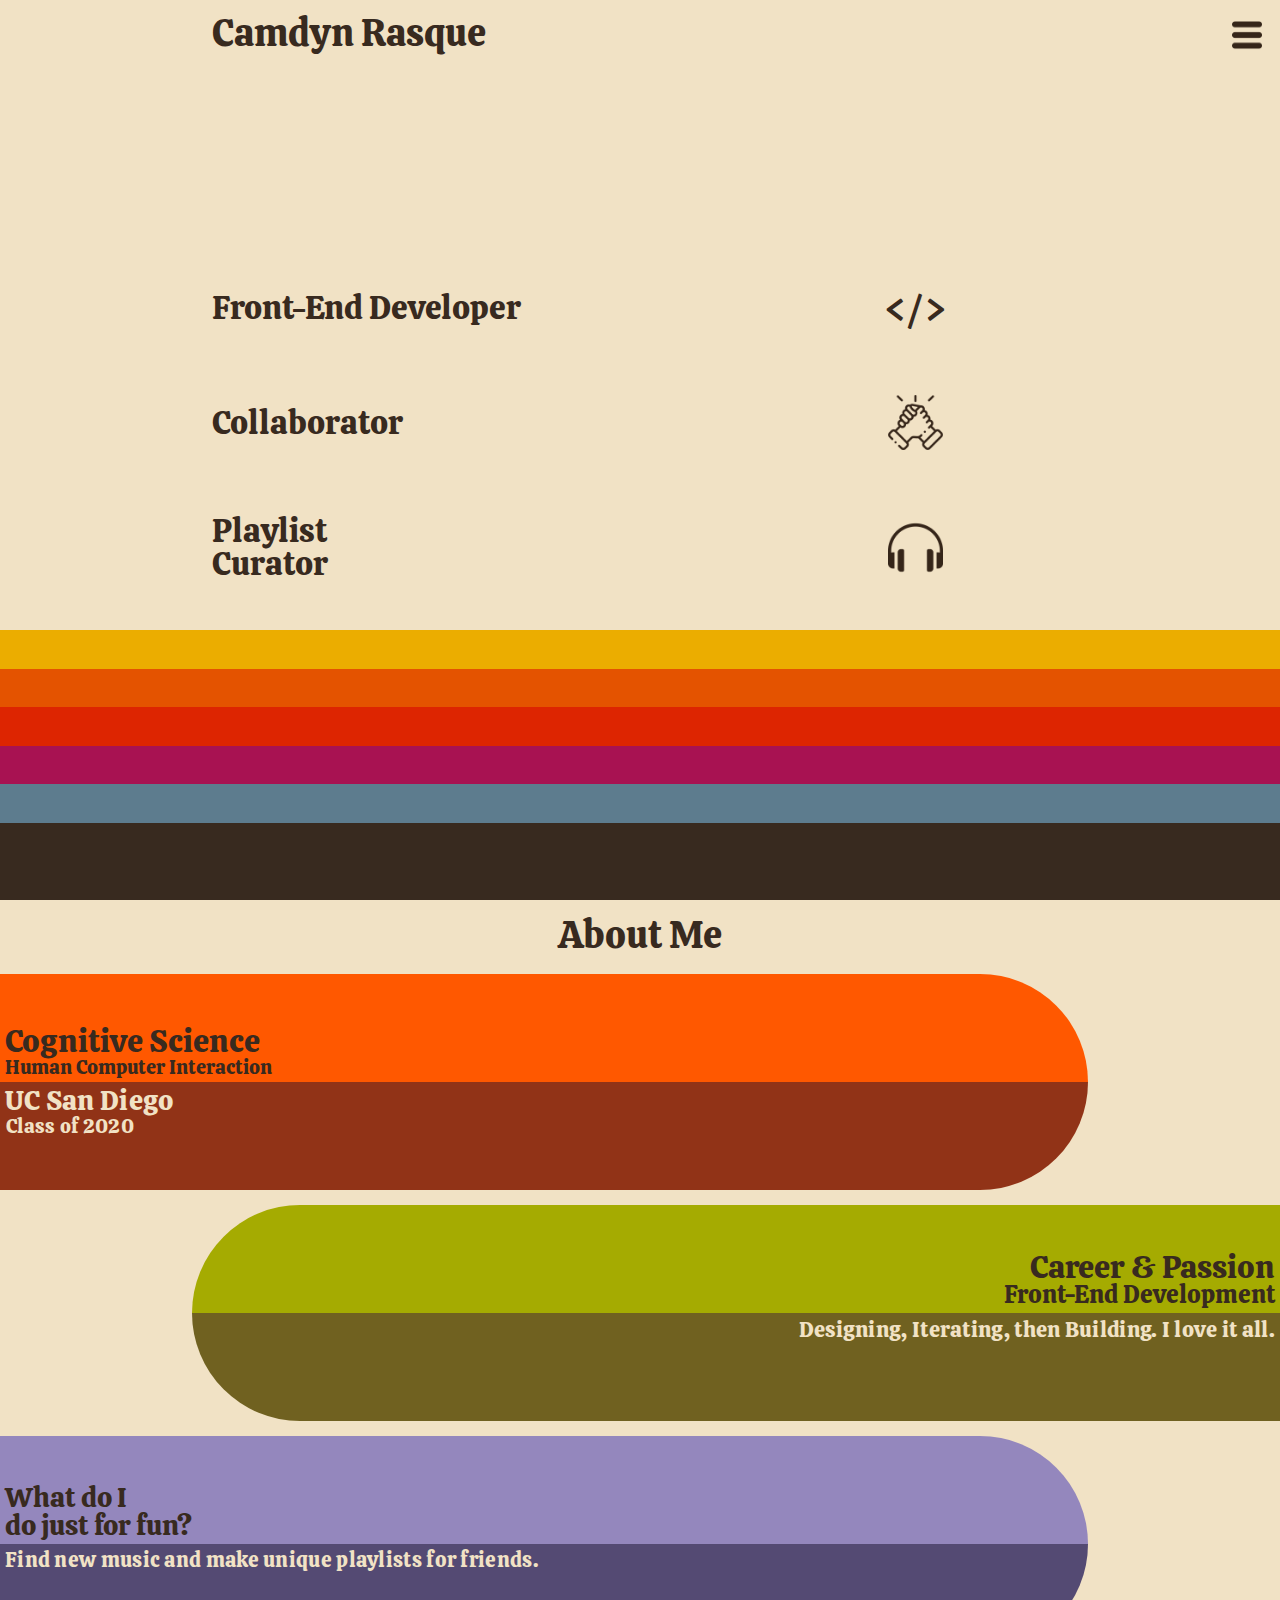
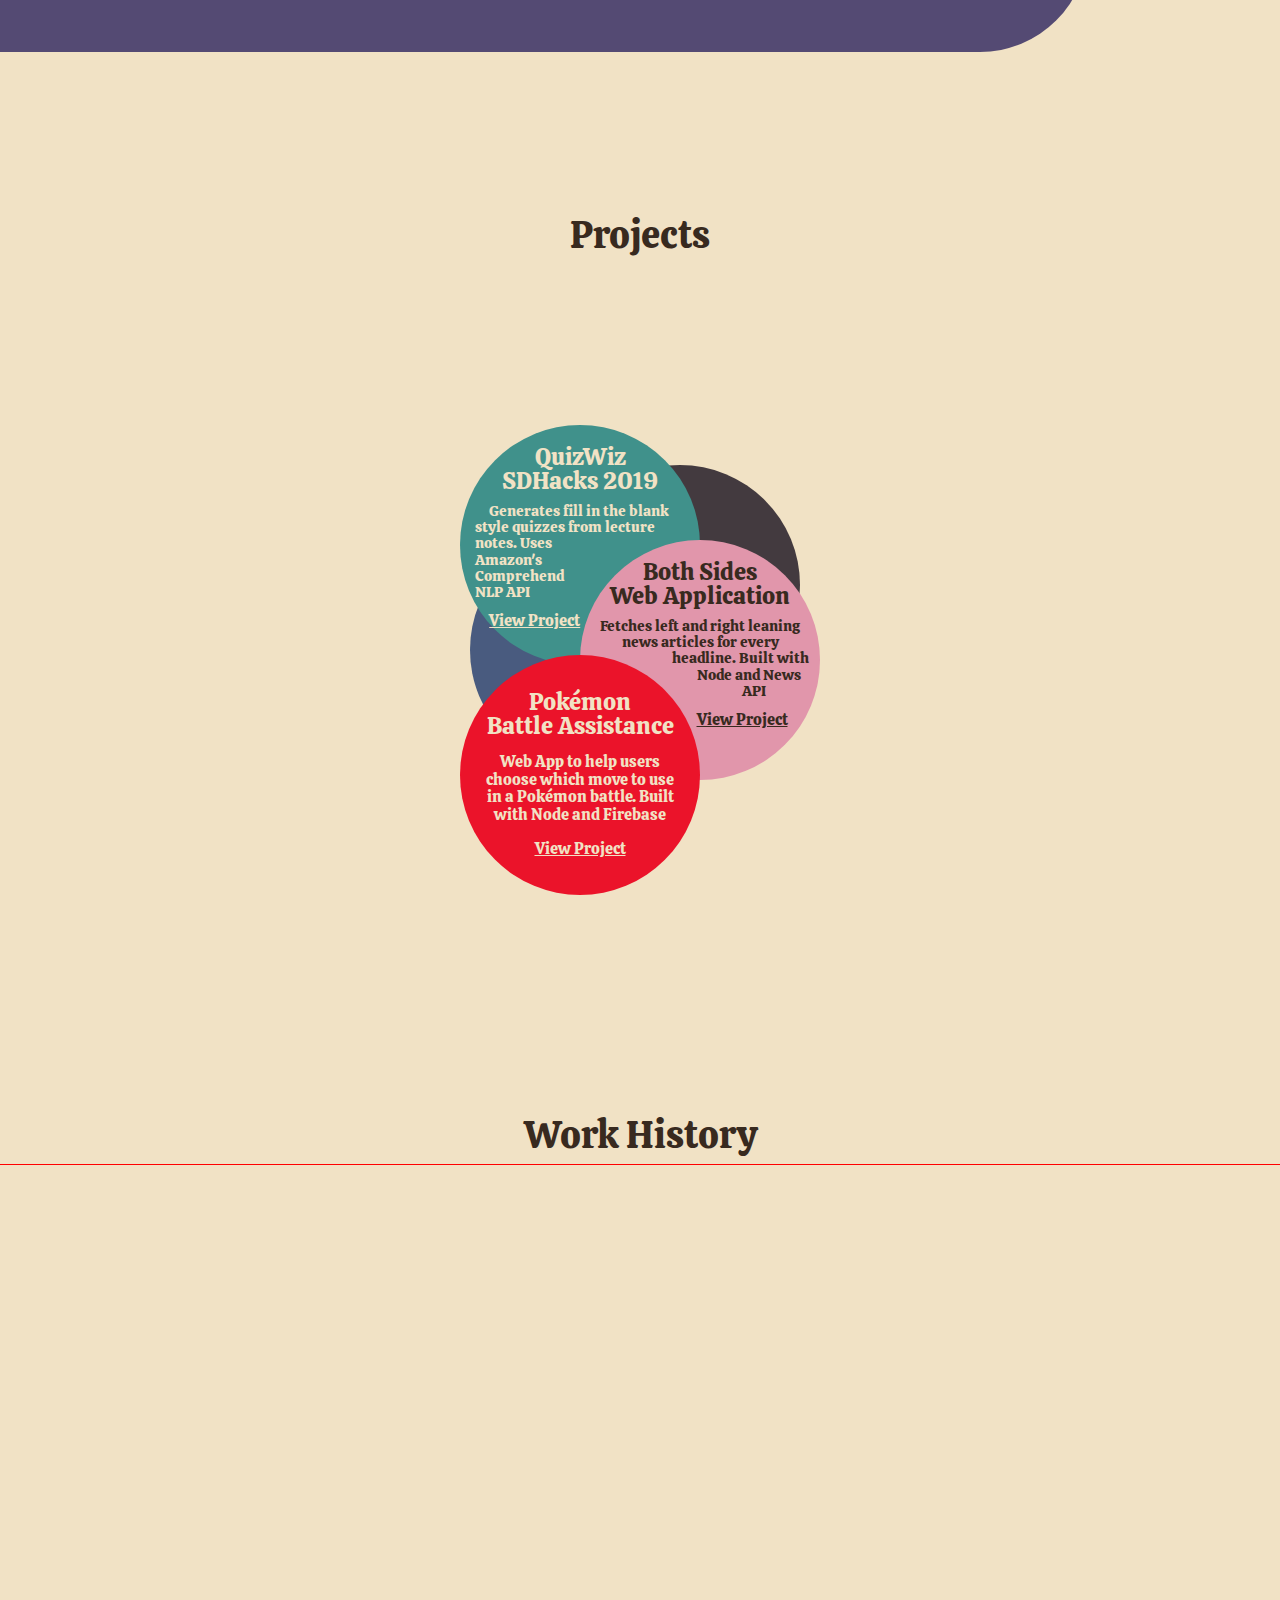
<file: index.html>
<!DOCTYPE html>
<html lang="en">

<head>
  <meta charset="UTF-8">
  <meta name="viewport" content="width=device-width, initial-scale=1.0">
  <meta http-equiv="X-UA-Compatible" content="ie=edge">
  <title>Camdyn Rasque</title>

  <!-- Styles -->
  <link type="text/css" rel="stylesheet" href="public/styles/index.css">

  <!-- Fonts -->
  <link href="https://fonts.googleapis.com/css?family=Calistoga&display=swap" rel="stylesheet">

  <!-- Favicons -->
  <link rel="apple-touch-icon" sizes="57x57" href="public/images/favicons/apple-icon-57x57.png">
  <link rel="apple-touch-icon" sizes="60x60" href="public/images/favicons/apple-icon-60x60.png">
  <link rel="apple-touch-icon" sizes="72x72" href="public/images/favicons/apple-icon-72x72.png">
  <link rel="apple-touch-icon" sizes="76x76" href="public/images/favicons/apple-icon-76x76.png">
  <link rel="apple-touch-icon" sizes="114x114" href="public/images/favicons/apple-icon-114x114.png">
  <link rel="apple-touch-icon" sizes="120x120" href="public/images/favicons/apple-icon-120x120.png">
  <link rel="apple-touch-icon" sizes="144x144" href="public/images/favicons/apple-icon-144x144.png">
  <link rel="apple-touch-icon" sizes="152x152" href="public/images/favicons/apple-icon-152x152.png">
  <link rel="apple-touch-icon" sizes="180x180" href="public/images/favicons/apple-icon-180x180.png">
  <link rel="icon" type="image/png" sizes="192x192"
    href="public/images/favicons/android-icon-192x192.png">
  <link rel="icon" type="image/png" sizes="32x32" href="public/images/favicons/favicon-32x32.png">
  <link rel="icon" type="image/png" sizes="96x96" href="public/images/favicons/favicon-96x96.png">
  <link rel="icon" type="image/png" sizes="16x16" href="public/images/favicons/favicon-16x16.png">
  <link rel="manifest" href="public/images/favicons/manifest.json">
  <meta name="msapplication-TileColor" content="#ffffff">
  <meta name="msapplication-TileImage" content="/ms-icon-144x144.png">
  <meta name="theme-color" content="#ffffff">

  <!-- Jquery -->
  <script src="https://ajax.googleapis.com/ajax/libs/jquery/3.4.1/jquery.min.js"></script>
</head>

<body>
  <!-- Beginning of Intro Section -->
  <section id="sectionIntro">
    <header>
      <h1>Camdyn Rasque</h1>

      <!--- Right sidebar -->
      <nav>
        <img alt="Side Menu Button" id="sideMenuBtn" onclick="toggleSideNav()"
          src="public/images/menu.png" width=30>
        <ul id="sideMenu" class="brown" data-open="no">
          <li>
            <img alt="Close Side Menu" onclick="toggleSideNav()" src="public/images/close.png"
              width=30>
          </li>
          <li><a href="contact.html">Contact</a></li>
          <li><a href="public/files/CamdynRasque-Resume.pdf" target="_blank">Resume</a></li>
          <li><a href="https://github.com/CamdynR" target="_blank">Github</a></li>
          <li><a href="https://linkedin.com/in/camdyn-rasque/" target="_blank">LinkedIn</a></li>
          <li><a href="https://open.spotify.com/user/camdynrasque?si=qHaA1IM3SwSsNBfIelXzNg"
              target="_blank">Spotify</a>
          </li>
        </ul>
      </nav>
    </header>

    <!-- Center descriptors about me (Camdyn) -->
    <div id="centerDescriptors">
      <p id="centerFrontend" class="centerLeftCol">Front-End Developer</p>
      <!-- Code symbol </> -->
      <p id="centerCode" class="centerRightCol">&lt;/&gt;</p>
      <p id="centerCollab" class="centerLeftCol">Collaborator</p>
      <img alt="Hand shake" class="centerRightCol" id="centerHands" src="public/images/support.png"
        width=55>
      <p id="centerPlaylist" class="centerLeftCol">Playlist<br>Curator</p>
      <img alt="Headphones" class="centerRightCol" id="centerHeadphones"
        src="public/images/headphones.png" width=55>
    </div>

    <!-- Colorful bottom of the first section -->
    <div class="bottomLayerStripes">
      <div class="bottomLayer yellow"></div>
      <div class="bottomLayer orange"></div>
      <div class="bottomLayer red"></div>
      <div class="bottomLayer purple"></div>
      <div class="bottomLayer blue"></div>
      <div class="bottomLayer brown"></div>
      <div class="bottomLayer brown"></div>
    </div>

    <!-- Arrow at bottom of screen that goes to next section-->
    <div id="downArrow" onclick="nextSection()">
      <img alt="Next Section" src="public/images/down-chevron.png" id="downArrowImg">
    </div>

    <!-- End of Intro Section -->
  </section>

  <!-- Beginning of About Me Section -->
  <section id="sectionAboutMe">
    <h2>About Me</h2>

    <!-- Orange section - University and Area of Study -->
    <div class="aboutMeBar aboutLeftBar" id="firstAboutBar">
      <div class="aboutMeBarTopLeft aboutTopText" id="aboutOrangeTop">
        <h3>Cognitive Science</h3>
        <h4>Human Computer Interaction</h4>
      </div>
      <div class="aboutMeBarBottomLeft aboutBottomText" id="aboutOrangeBottom">
        <p id="university">UC San Diego</p>
        <p id="gradYear">Class of 2020</p>
      </div>
    </div>

    <!-- Green Section - Career and Motivation -->
    <div class="aboutMeBar aboutRightBar" id="secondAboutBar">
      <div class="aboutMeBarTopRight aboutTopText" id="aboutGreenTop">
        <h3>Career & Passion</h3>
        <h4>Front-End Development</h4>
      </div>
      <div class="aboutMeBarBottomRight aboutBottomText" id="aboutGreenBottom">
        <p>Designing, Iterating, then Building. I love it all.</p>
      </div>
    </div>

    <!-- Blue Section - Leisure Activities -->
    <div class="aboutMeBar aboutLeftBar">
      <div class="aboutMeBarTopLeft aboutTopText" id="aboutBlueTop">
        <h3>What do I <span class="breakHere">do just for fun?</span></h3>
      </div>
      <div class="aboutMeBarBottomLeft aboutBottomText" id="aboutBlueBottom">
        <p>Find new music and make unique playlists for friends.</p>
      </div>
    </div>
  </section>
  <!-- End of About Me Section -->

  <!-- Beginning of Projects Section -->
  <section id="sectionProjects">
    <h2 style="position: relative; z-index: 2;">Projects</h2>

    <div id="circleContainer">
      <!-- Colorful Circles -->
      <div id="projectCircles">
        <div class="bgCircle" id="circleBlack"></div>
        <div class="bgCircle" id="circleBlue"></div>
        <div class="bgCircle" id="circleTrqse">
          <div id="circlePinkWrapText"></div>
          <h3>QuizWiz<br>SDHacks 2019</h3>
          <p>Generates fill in the blank style quizzes from lecture notes. Uses Amazon's Comprehend
            NLP API</p>
          <a href="https://github.com/CamdynR/SDHacks2019" target="_blank">View Project</a>
        </div>
        <div class="bgCircle" id="circlePink">
          <div id="circleRedWrapText"></div>
          <h3>Both Sides<br>Web Application</h3>
          <p>Fetches left and right leaning news articles for every headline. Built with Node and
            News
            API</p>
          <a href="https://github.com/CamdynR/Cogs121/tree/master/static_files" target="_blank">View
            Project</a>
        </div>
        <div class="bgCircle" id="circleRed">
          <h3>Pokémon<br>Battle Assistance</h3>
          <p>Web App to help users choose which move to use in a Pokémon battle. Built with Node and
            Firebase</p>
          <a href="https://pokemon-battle-assistant.herokuapp.com/" target="_blank">View Project</a>
        </div>
      </div>
    </div>
  </section>
  <!-- End of Projects Section -->

  <!-- Beginning of Work History Section -->
  <section id="sectionWork">
    <h2>Work History</h2>
    <div id="workLayerWrapper">
      <div class="workLayer" id="jobTopLayer"></div>
      <div class="workLayer" id="jobWebmaster">
        <!-- h2>Webmaster</h2>
        <h3>UCSD Bookstore (June 2019 - Present)</h3>
        <p>Update and Maintain the UCSD Bookstore website, photograph products, and test
          website platform uniformity</p -->
      </div>
      <div class="workLayer under" id="jobWebmasterUnder"></div>
      <div class="workLayer" id="jobWebIntern">
        <!-- h2>Web Design Intern</h2>
        <h3>DOthings (June 2018 - August 2018)</h3>
        <p>Sketched wireframes, designed mock-ups, and coded prototypes for the initial
          company landing page</p -->
      </div>
      <div class="workLayer under" id="jobWebInternUnder"></div>
      <div class="workLayer" id="jobCSLead">
        <!-- h2>Customer Service Lead</h2>
        <h3>UCSD Bookstore (Sept 2016 - June 2019)</h3>
        <p>Assisted customers with any issue they had, trained new hires, and stood in as
          acting manager when the need arose</p -->
      </div>
      <div class="workLayer under" id="jobCSLeadUnder"></div>
    </div>
  </section>
  <!-- End of Work History Section -->

  <!-- Scripts -->
  <script src="public/scripts/index.js"></script>
</body>

</html>
</file>
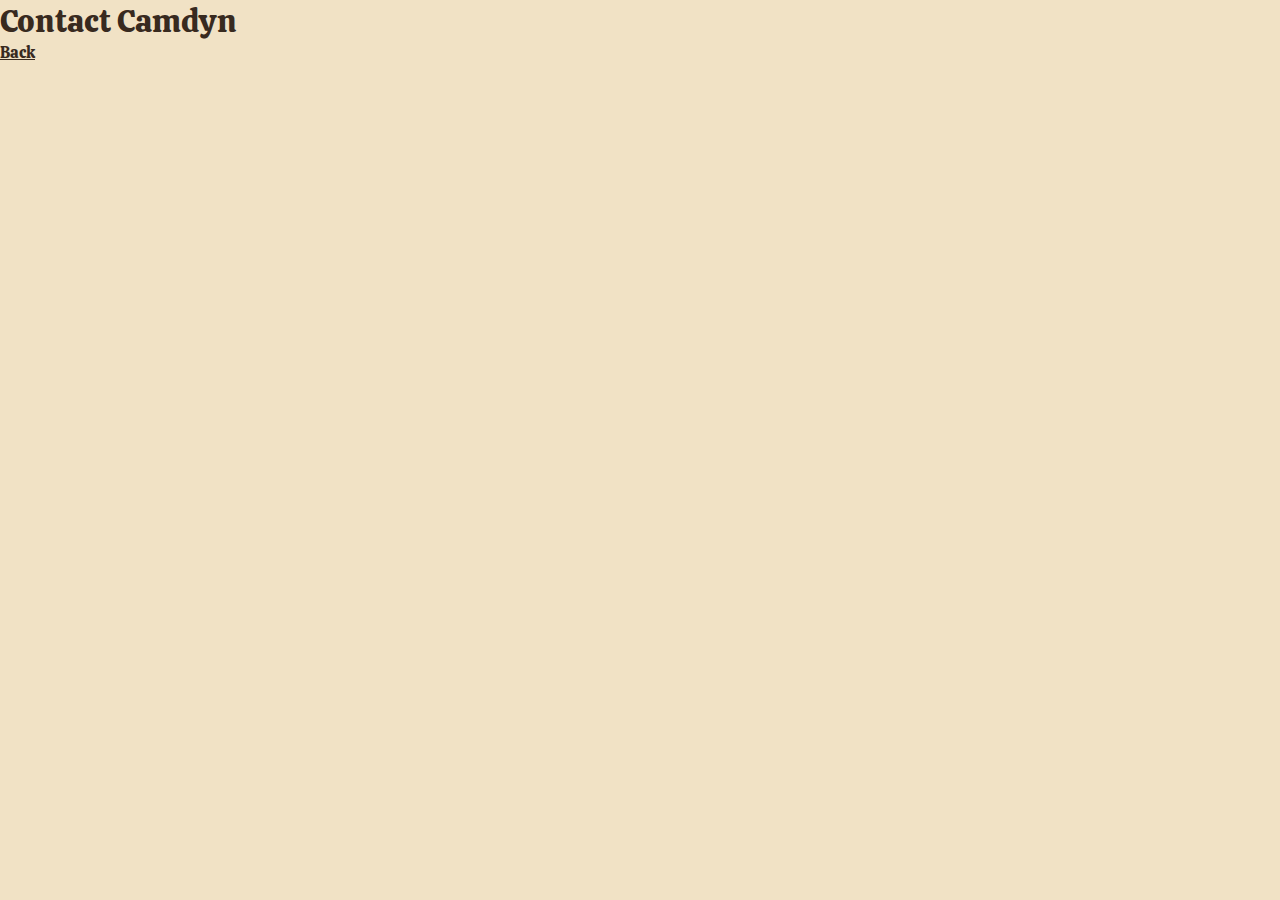
<file: contact.html>
<!DOCTYPE html>
<html lang="en">

<head>
  <meta charset="UTF-8">
  <meta name="viewport" content="width=device-width, initial-scale=1.0">
  <meta http-equiv="X-UA-Compatible" content="ie=edge">
  <title>Contact Camdyn</title>

  <!-- Stlyes -->
  <link type="text/css" rel="stylesheet" href="public/styles/contact.css">

  <!-- Fonts -->
  <link href="https://fonts.googleapis.com/css?family=Calistoga&display=swap" rel="stylesheet">

  <!-- Favicons -->
  <link rel="apple-touch-icon" sizes="57x57" href="public/images/favicons/apple-icon-57x57.png">
  <link rel="apple-touch-icon" sizes="60x60" href="public/images/favicons/apple-icon-60x60.png">
  <link rel="apple-touch-icon" sizes="72x72" href="public/images/favicons/apple-icon-72x72.png">
  <link rel="apple-touch-icon" sizes="76x76" href="public/images/favicons/apple-icon-76x76.png">
  <link rel="apple-touch-icon" sizes="114x114" href="public/images/favicons/apple-icon-114x114.png">
  <link rel="apple-touch-icon" sizes="120x120" href="public/images/favicons/apple-icon-120x120.png">
  <link rel="apple-touch-icon" sizes="144x144" href="public/images/favicons/apple-icon-144x144.png">
  <link rel="apple-touch-icon" sizes="152x152" href="public/images/favicons/apple-icon-152x152.png">
  <link rel="apple-touch-icon" sizes="180x180" href="public/images/favicons/apple-icon-180x180.png">
  <link rel="icon" type="image/png" sizes="192x192"
    href="public/images/favicons/android-icon-192x192.png">
  <link rel="icon" type="image/png" sizes="32x32" href="public/images/favicons/favicon-32x32.png">
  <link rel="icon" type="image/png" sizes="96x96" href="public/images/favicons/favicon-96x96.png">
  <link rel="icon" type="image/png" sizes="16x16" href="public/images/favicons/favicon-16x16.png">
  <link rel="manifest" href="public/images/favicons/manifest.json">
  <meta name="msapplication-TileColor" content="#ffffff">
  <meta name="msapplication-TileImage" content="/ms-icon-144x144.png">
  <meta name="theme-color" content="#ffffff">
</head>

<body>
  <h1>Contact Camdyn</h1>
  <a href="index.html">Back</a>
</body>

</html>
</file>
<file: public/styles/index.css>
* {
  margin: 0;
  padding: 0;
}

a {
  color: #f1e2c5;
}

body {
  background-color: #f1e2c5;
  color: #382a1f;
  font-family: 'Calistoga', cursive;
  font-weight: normal;
  -webkit-tap-highlight-color:transparent;
}

body, html {
  height: 100%;
}

h1, h2, h3, 
h4, h5, h6, p {
  font-weight: normal;
}

h2 {
  font-size: 2.375em;
  text-align: center;
  margin-top: 10px;
}

html {
  font-size: 1em;
}

header {
  width: 100%;
}

header h1 {
  float: left;
  font-size: 2.375em;
  margin: 8px 0 0 13px;
}

nav img {
  cursor: pointer;
}

nav > img {
  float: right;
  margin: 20px 18px 0 0;
}

.aboutBottomText {
  color: #f1e2c5;
  font-weight: lighter;
  letter-spacing: 0.3px;
}

.aboutMeBar {
  height: 24vh;
  height: calc(var(--vh, 1vh) * 24);
  width: 85%;
}

.aboutMeBar:first-of-type {
  margin-top: 15px;
}

.aboutMeBar:not(:first-of-type) {
  margin-top: 15px;
}

.aboutMeBarBottomLeft {
  border-bottom-right-radius: 12vh;
  border-bottom-right-radius: calc(var(--vh, 1vh) * 12);
  height: 50%;
  width: 100%;
}

.aboutMeBarBottomRight {
  border-bottom-left-radius: 12vh;
  border-bottom-left-radius: calc(var(--vh, 1vh) * 12);
  height: 50%;
  width: 100%;
}

.aboutMeBarTopLeft {
  border-top-right-radius: 12vh;
  border-top-right-radius: calc(var(--vh, 1vh) * 12);
  height: 50%;
  width: 100%;
}

.aboutMeBarTopRight {
  border-top-left-radius: 12vh;
  border-top-left-radius: calc(var(--vh, 1vh) * 12);
  height: 50%;
  width: 100%;
}

.aboutMeBarTopRight h3,
.aboutMeBarTopRight h4 {
  right: 0;
}

.aboutLeftBar {
  border-top-right-radius: 12vh;
  border-top-right-radius: calc(var(--vh, 1vh) * 12);
  border-bottom-right-radius: 12vh;
  border-bottom-right-radius: calc(var(--vh, 1vh) * 12);
  float: left;
}

.aboutRightBar {
  border-top-left-radius: 12vh;
  border-top-left-radius: calc(var(--vh, 1vh) * 12);
  border-bottom-left-radius: 12vh;
  border-bottom-left-radius: calc(var(--vh, 1vh) * 12);
  float: right;
  text-align: right;
}

.aboutTopText {
  position: relative;
}

.aboutTopText h3 {
  bottom: 20px;
  position: absolute;
}

.aboutTopText h4 {
  bottom: 2px;
  position: absolute;
}

.bgCircle {
  border-radius: 120px;
  height: 240px;
  position: absolute;
  text-align: center;
  width: 240px;
}

.bgCircle h3 {
  font-size: 1.5em;
  line-height: 1;
}

.blue {
  background-color: #5d7c8e;
}

.bottomLayer {
  height: calc(30vh / 7);
  height: calc(var(--vh, 1vh) * (30 / 7));
  width: 100%;
}

.bottomLayerStripes {
  bottom: 0;
  height: 30vh;
  height: calc(var(--vh, 1vh) * 30);
  position: absolute;
  width: 100%;
}

.breakHere {
  display: block;
}

.brown {
  background-color: #382a1f;
}

.centerLeftCol {
  justify-self: left;
  line-height: 1;
  padding-left: 20px;
}

.centerRightCol {
  justify-self: center;
  padding-right: 20px;
}

.orange {
  background-color: #e45300;
}

.purple {
  background-color: #a81252;
}

.under {
  height: 50%;
  margin-top: -69%;
  margin-left: -6.5% !important;
}

.red {
  background-color: #dd2501;
}

.yellow {
  background-color: #ebad00;
}

#aboutBlueBottom {
  background-color: #544a73;
}

#aboutBlueBottom p {
  font-size: 1.3125em;
  line-height: 1.2;
  margin-left: 5px;
  padding-top: 3px;
}

#aboutBlueTop {
  background-color: #9487bd;
}

#aboutBlueTop h3 {
  bottom: 5px;
  font-size: 1.75em;
  left: 5px;
  line-height: 1;
}

#aboutGreenBottom {
  background-color: #706120;
}

#aboutGreenBottom p {
  font-size: 1.375em;
  line-height: 1.3;
  margin-right: 5px;
  padding-top: 3px;
}

#aboutGreenTop {
  background-color: #a5ab01;
}

#aboutGreenTop h3 {
  bottom: 25px;
  font-size: 2em;
  right: 5px;
}

#aboutGreenTop h4 {
  font-size: 1.5625em;
  right: 5px;
}

#aboutOrangeBottom {
  background-color: #913317;
}

#aboutOrangeTop {
  background-color: #ff5800;
}

#aboutOrangeTop h3 {
  font-size: 2em;
  left: 5px;
}

#aboutOrangeTop h4 {
  font-size: 1.25em;
  left: 5px;
}

#centerCode {
  font-size: 1.12121212121em;
  grid-area: code;
}

#centerCollab {
  grid-area: collab;
}

#centerDescriptors {
  align-items: center;
  bottom: 32vh;
  bottom: calc(var(--vh, 1vh) * 32);
  display: grid;
  font-size: 2.0625em;
  grid-template-areas:
  "frontend code"
  "collab hands"
  "playlist headphones";
  grid-template-columns: auto auto;
  grid-template-rows: repeat(3, auto);
  height: 40vh;
  height: calc(var(--vh, 1vh) * 40);
  position: absolute;
  width: 100%;
}

#centerFrontend {
  grid-area: frontend;
}

#centerHands {
  grid-area: hands;
}

#centerHeadphones {
  grid-area: headphones;
}

#centerPlaylist {
  grid-area: playlist;
}

#circleBlack {
  background-color: #433a3f;
  right: 20px;
  top: 40px;
}

#circleBlue {
  background-color: #495b7f;
  left: 10px;
  top: 50%;
  margin-top: -120px;
}

#circleContainer {
  align-items: center;
  display: grid;
  height: 100vh;
  height: calc(var(--vh, 1vh) * 100);
  justify-items: center;
  margin-top: -59px;
  position: absolute;
  width: 100%;
  z-index: 1;
}

#circlePink {
  background-color: #e196ab;
  right: 0;
  top: 50%;
  margin-top: -110px;
}

#circlePink a {
  color: #382A1F;
  margin-left: -36px;
}

#circlePink h3 {
  padding-top: 20px;
}

#circlePink p {
  font-size: 0.92em;
  line-height: 1.1;
  padding: 10px;
}

#circlePinkWrapText {
  border-radius: 50%;
  float: right;
  height: 240px;
  margin-top: 115px;
  margin-right: -120px;
  shape-outside: circle();
  width: 240px;
}

#circleRed {
  background-color: #eb132a;
  bottom: -20px;
  color: #f1e2c5;
  left: 0;
}

#circleRed h3 {
  padding-top: 35px;
}

#circleRed p {
  line-height: 1.1;
  padding: 15px 20px;
}

#circleRedWrapText {
  border-radius: 50%;
  float: left;
  height: 240px;
  margin: 115px 0 0 -120px;
  shape-outside: circle();
  width: 240px;
}

#circleTrqse {
  background-color: #40918b;
  color: #f1e2c5;
  left: 0;
  top: 0;
}

#circleTrqse a {
  margin-left: 29px;
}

#circleTrqse h3 {
  padding-top: 20px;
}

#circleTrqse p {
  font-size: 0.92em;
  line-height: 1.1;
  padding: 10px 5px 10px 15px;
  text-align: left;
  text-indent: 0.92em;
}


#downArrow {
  bottom: 1vh;
  bottom: calc(var(--vh, 1vh) * 1);
  display: none;
  justify-items: center;
  left: 0;
  position: fixed;
  width: 100%;
  z-index: 11;
}

#downArrow:hover {
  cursor: pointer;
}

#downArrowImg {
  margin: 0 auto;
  width: calc((2*(30vh / 7)) - 2vh);
}

#gradYear {
  font-size: 1.25em;
  margin: -5px 0 0 6px;
}

#projectCircles {
  height: 450px;
  position: relative;
  width: 360px;
}

section:not(:first-of-type) {
  background-color: #f1e2c5;
  height: 100vh;
  height: calc(var(--vh, 1vh) * 100);
  position: absolute;
  width: 100%;
}

#scrollTop img {
  transform: rotate(180deg);
}

#scrollWork {
  z-index: 2;
}

#sectionAboutMe {
  top: 100vh;
  top: calc(var(--vh, 1vh) * 100);
}

#sectionProjects {
  top: 200vh;
  top: calc(var(--vh, 1vh) * 200);
}

#sectionWork {
  top: 300vh;
  top: calc(var(--vh, 1vh) * 300);
}

#sectionWork h2 {
  position: relative;
  z-index: 10;
}

#sideMenu {
  color: #f1e2c5;
  height: 100vh;
  height: calc(var(--vh, 1vh) * 100);
  overflow-x: hidden;
  position: fixed;
  top: 0;
  right: 0;
  width: 0;
  z-index: 20;
}

#sideMenu li {
  font-size: 1.75em;
  list-style-type: none;
  margin: 8px 0 0 15px;
}

#sideMenu li:first-child {
  margin: 17px 0 15px 15px;
}

#sideMenu li a:hover {
  text-decoration: none;
}

#sideMenuBtn {
  position: fixed;
  top: 0;
  right: 0;
  z-index: 15;
}

#university {
  font-size: 1.75em;
  margin-left: 5px;
}

#workLayerWrapper {
  border-top: 1px solid red;
  border-bottom: 1px solid red;
  height: 80vh;
  height: calc(var(--vh, 1vh) * 80);
  margin-top: 5px;
  width: 100%;
}

@media only screen and (max-width: 360px) {
  header h1 {
    font-size: 2.0625em;
  }

  nav img {
    margin: 17px 15px 0 0;
    width: 28px;
  }
}

@media only screen and (min-width: 600px) {
  #centerDescriptors {
    left: 30%;
    margin-left: -15%;
    width: 70%;
  }

  header h1 {
    float: none;
    margin: 8px auto 0 auto;
    padding-left: 40px;
    width: 70%;
  }
}
</file>
<file: public/styles/contact.css>
/* Stylesheet for the Contact Page*/

* {
  margin: 0;
  padding: 0;
}

a {
  color: #382a1f;
}

body {
  background-color: #f1e2c5;
  color: #382a1f;
  font-family: 'Calistoga', cursive;
  font-weight: normal;
  -webkit-tap-highlight-color:transparent;
}

h1 {
  font-weight: normal;
}
</file>
